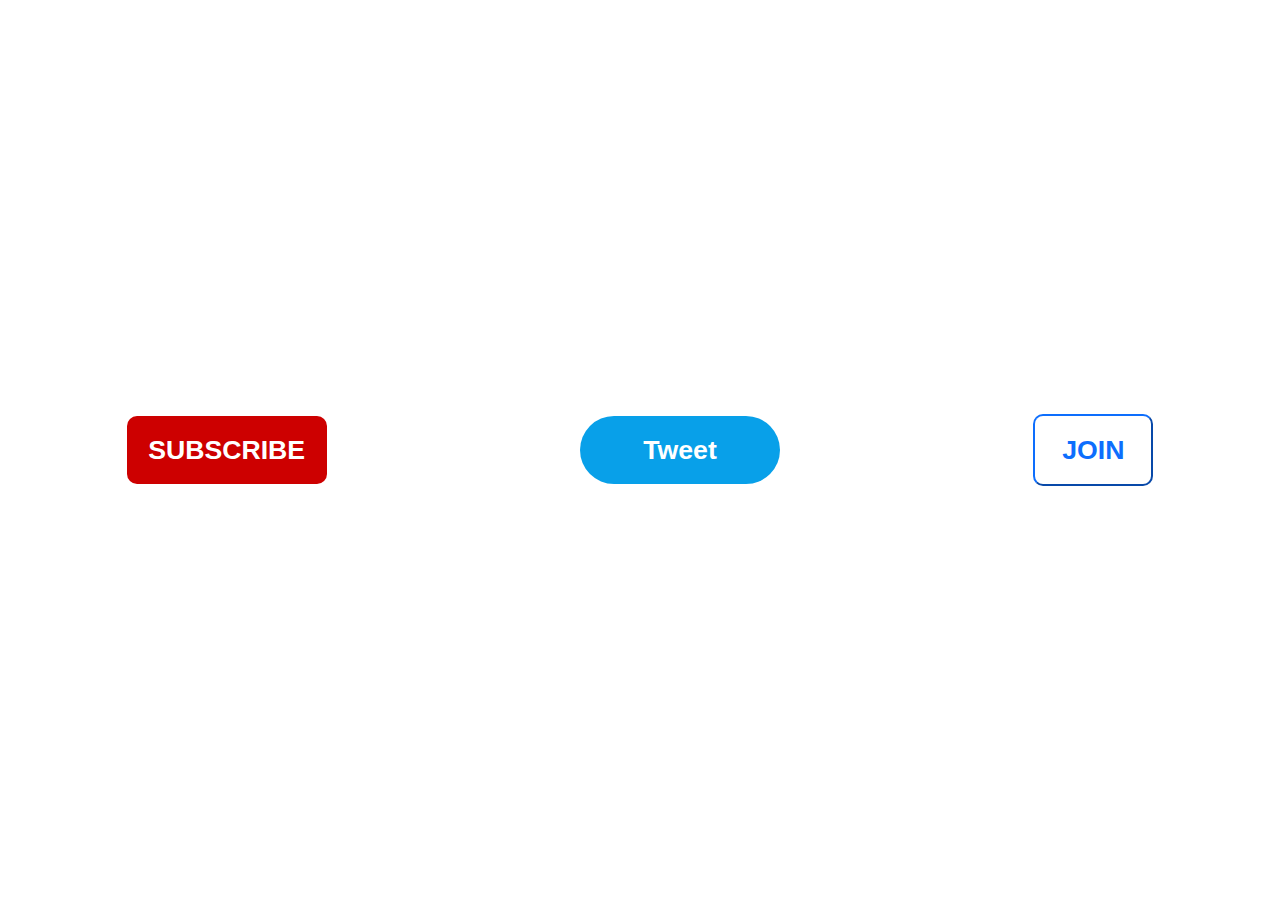
<file: atividadeBotoes.html>
<!DOCTYPE html>
<html lang="en">
<head>
    <meta charset="UTF-8">
    <meta name="viewport" content="width=device-width, initial-scale=1.0">
    <title>Document</title>

    <style>
            body {
            background-color: white;
            display: flex;
            justify-content: center;
            justify-content: space-around;
            
            align-items: center;
            height: 100vh;
            margin: 0;
            font-family: Arial, sans-serif;
        }

       #tweet{
            border-radius: 40px;
            width: 200px;
            background-color:#08a0e9;
            border:0 none;
            color: white;
            margin-left: 10px;
            margin-right: 10px;
            cursor: pointer;
            transition: box-shadow  0.9s ease;


        }

                #tweet:active{
   transform: scale(0.95);
}

#tweet:hover {
            box-shadow: 0 0 10px 0px rgba(65, 116, 170, 0.8); 
            
        }

#subscribe{
    background-color: rgb(205, 0, 0);
    width: 200px;
    border:0 none;
    color: white;
    margin-left: 10px;
            margin-right: 10px;
            border-radius: 10px;
            cursor: pointer;
            transition-duration: 1s;

} 



#subscribe:hover{
   transform:translateY(-10px);
}


#join{
    background-color: rgb(255, 255, 255);
    width: 120px;
    color: #0d6efd;
    margin-left: 10px;
            margin-right: 10px;
            border-radius: 10px;
            cursor: pointer;
            border-color:#0d6efd;



}

#join:hover{
    background-color:rgb(7, 122, 253) ;
    color: white;
}

#join:active{
   transform: scale(0.95);
}




    </style>
</head>
<body>
    
<button id="subscribe">
<h1>SUBSCRIBE</h1>
</button>

<button id="tweet">
    <h1>Tweet</h1>
    </button>

    <button id="join">
        <h1>JOIN</h1>
        </button>

</body>
</html>
</file>
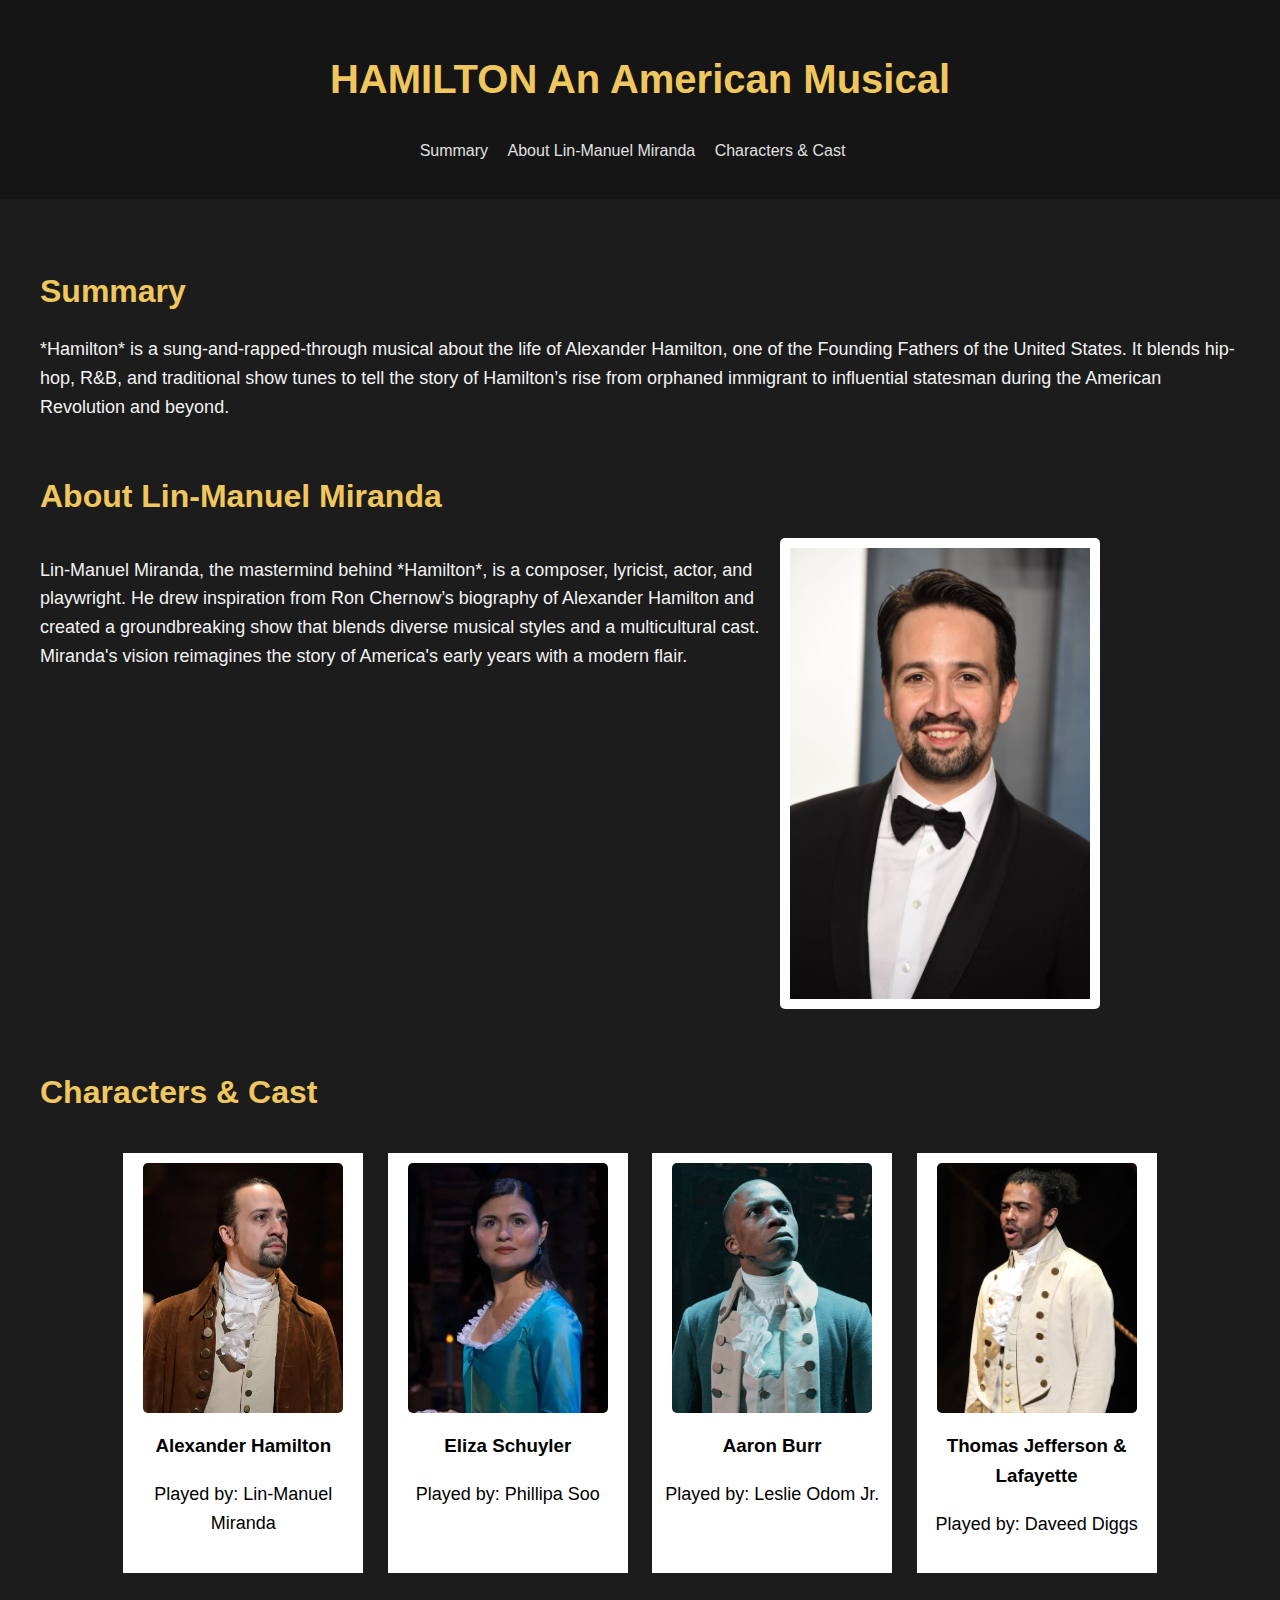
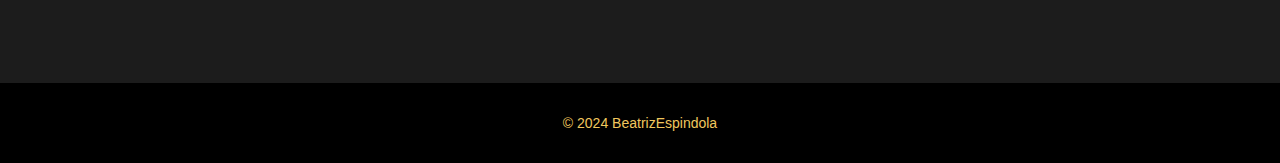
<file: hamilton copy/siteangular.html>
<!DOCTYPE html>
<html lang="en">
<head>
    <meta charset="UTF-8">
    <meta name="viewport" content="width=device-width, initial-scale=1.0">
    <title>Hamilton: An American Musical</title>
    <link rel="stylesheet" href="styles.css">
</head>
<body>
    <header>
        <h1>HAMILTON An American Musical</h1>
        <nav>
            <ul>
                <li><a href="#summary">Summary</a></li>
                <li><a href="#lin">About Lin-Manuel Miranda</a></li>
                <li><a href="#characters">Characters & Cast</a></li>
            </ul>
        </nav>
    </header>

    <main>
        <section id="summary">
            <h2>Summary</h2>
            <p>
                *Hamilton* is a sung-and-rapped-through musical about the life of Alexander Hamilton, one of the Founding Fathers of the United States. It blends hip-hop, R&B, and traditional show tunes to tell the story of Hamilton’s rise from orphaned immigrant to influential statesman during the American Revolution and beyond.
            </p>
        </section>

        <section id="lin">
            <h2>About Lin-Manuel Miranda</h2>
            <div class="lin-container">
                <div class="lin-text">
                    <p>
                        Lin-Manuel Miranda, the mastermind behind *Hamilton*, is a composer, lyricist, actor, and playwright. He drew inspiration from Ron Chernow’s biography of Alexander Hamilton and created a groundbreaking show that blends diverse musical styles and a multicultural cast. Miranda's vision reimagines the story of America's early years with a modern flair.
                    </p>
                </div>
                <img src="img/linpfp.webp" alt="Lin-Manuel Miranda" width="300">
            </div>
        </section>

        <section id="characters">
            <h2>Characters & Cast</h2>

            <div class="character">
                <div class="card">
                    <img src="img/hamilton.webp" alt="Lin-Manuel Miranda as Alexander Hamilton" width="200">
                    <h3>Alexander Hamilton</h3>
                    <p>Played by: Lin-Manuel Miranda</p>
                </div>

                <div class="card">
                    <img src="img/eliza.webp" alt="Phillipa Soo as Eliza Schuyler" width="200">
                    <h3>Eliza Schuyler</h3>
                    <p>Played by: Phillipa Soo</p>
                </div>

                <div class="card">
                    <img src="img/burr.jpeg" alt="Leslie Odom Jr. as Aaron Burr" width="200">
                    <h3>Aaron Burr</h3>
                    <p>Played by: Leslie Odom Jr.</p>
                </div>

                <div class="card">
                    <img src="img/lafsayette.webp" alt="Daveed Diggs as Thomas Jefferson & Lafayette" width="200">
                    <h3>Thomas Jefferson & Lafayette</h3>
                    <p>Played by: Daveed Diggs</p>
                </div>
            </div>
        </section>
    </main>

    <footer>
        <p>&copy; 2024 BeatrizEspindola</p>
    </footer>
</body>
</html>
</file>
<file: hamilton copy/styles.css>
body {
    font-family: 'Arial', sans-serif;
    background-color: #1c1c1c;
    color: #f2f2f2;
    line-height: 1.6;
    margin: 0;
    padding: 0;
}

header {
    background-color: #151515;
    padding: 20px;
    text-align: center;
}

header h1 {
    color: #f0c75e;
    font-size: 40px;
}

nav ul {
    list-style-type: none;
    padding: 0;
}

nav ul li {
    display: inline;
    margin-right: 15px;
}

nav ul li a {
    text-decoration: none;
    color: #e0e0e0;
}

main {
    padding: 40px 20px;
    max-width: 1200px;
    margin: 0 auto;
}

section {
    margin-bottom: 50px;
}

section h2 {
    color: #f0c75e;
    font-size: 32px; 
    margin-bottom: 15px;
}

section p {
    font-size: 18px; 
}

.lin-container {
    display: block;
    overflow: auto;
}

.lin-text {
    float: left;
    width: 60%;
    margin-right: 20px;
}

.lin-container img {
    background-color: #ffffff;
    padding: 10px;
    border-radius: 5px;
}

.character {
    display: block;
    overflow: hidden;
    padding: 10px;
    text-align: center;
}

.card {
    display: inline-block;
    background-color: #ffffff;
    padding: 10px;
    margin: 10px;
    width: 220px;
    vertical-align: top;
    text-align: center;
    color: #000;
    height: 400px;
}

.card img {
    display: block;
    margin: 0 auto;
    border-radius: 5px;
    width: 200px;
    height: 250px;
    object-fit: cover;
}

.card h3, .card p {
    color: #000;
}

footer {
    background-color: #000;
    padding: 15px;
    text-align: center;
    color: #f0c75e;
    font-size: 14px; 
}
</file>
